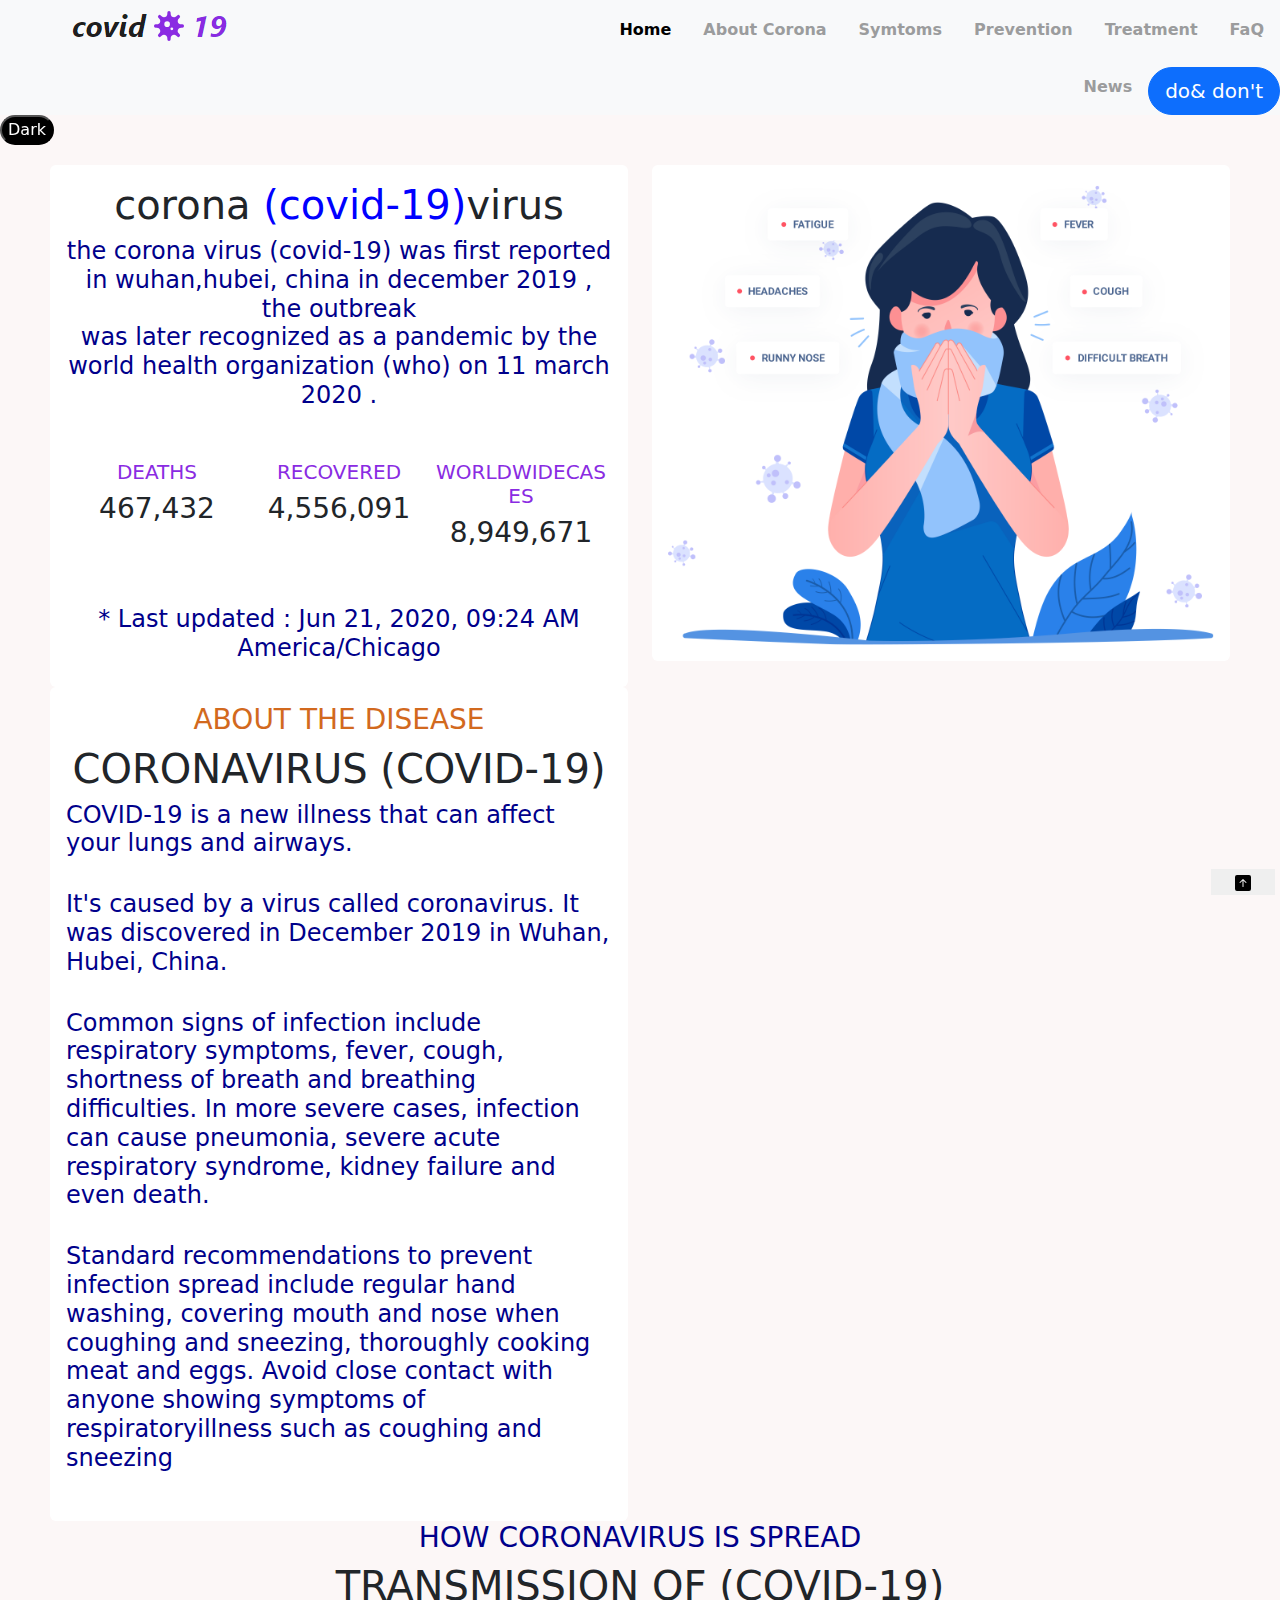
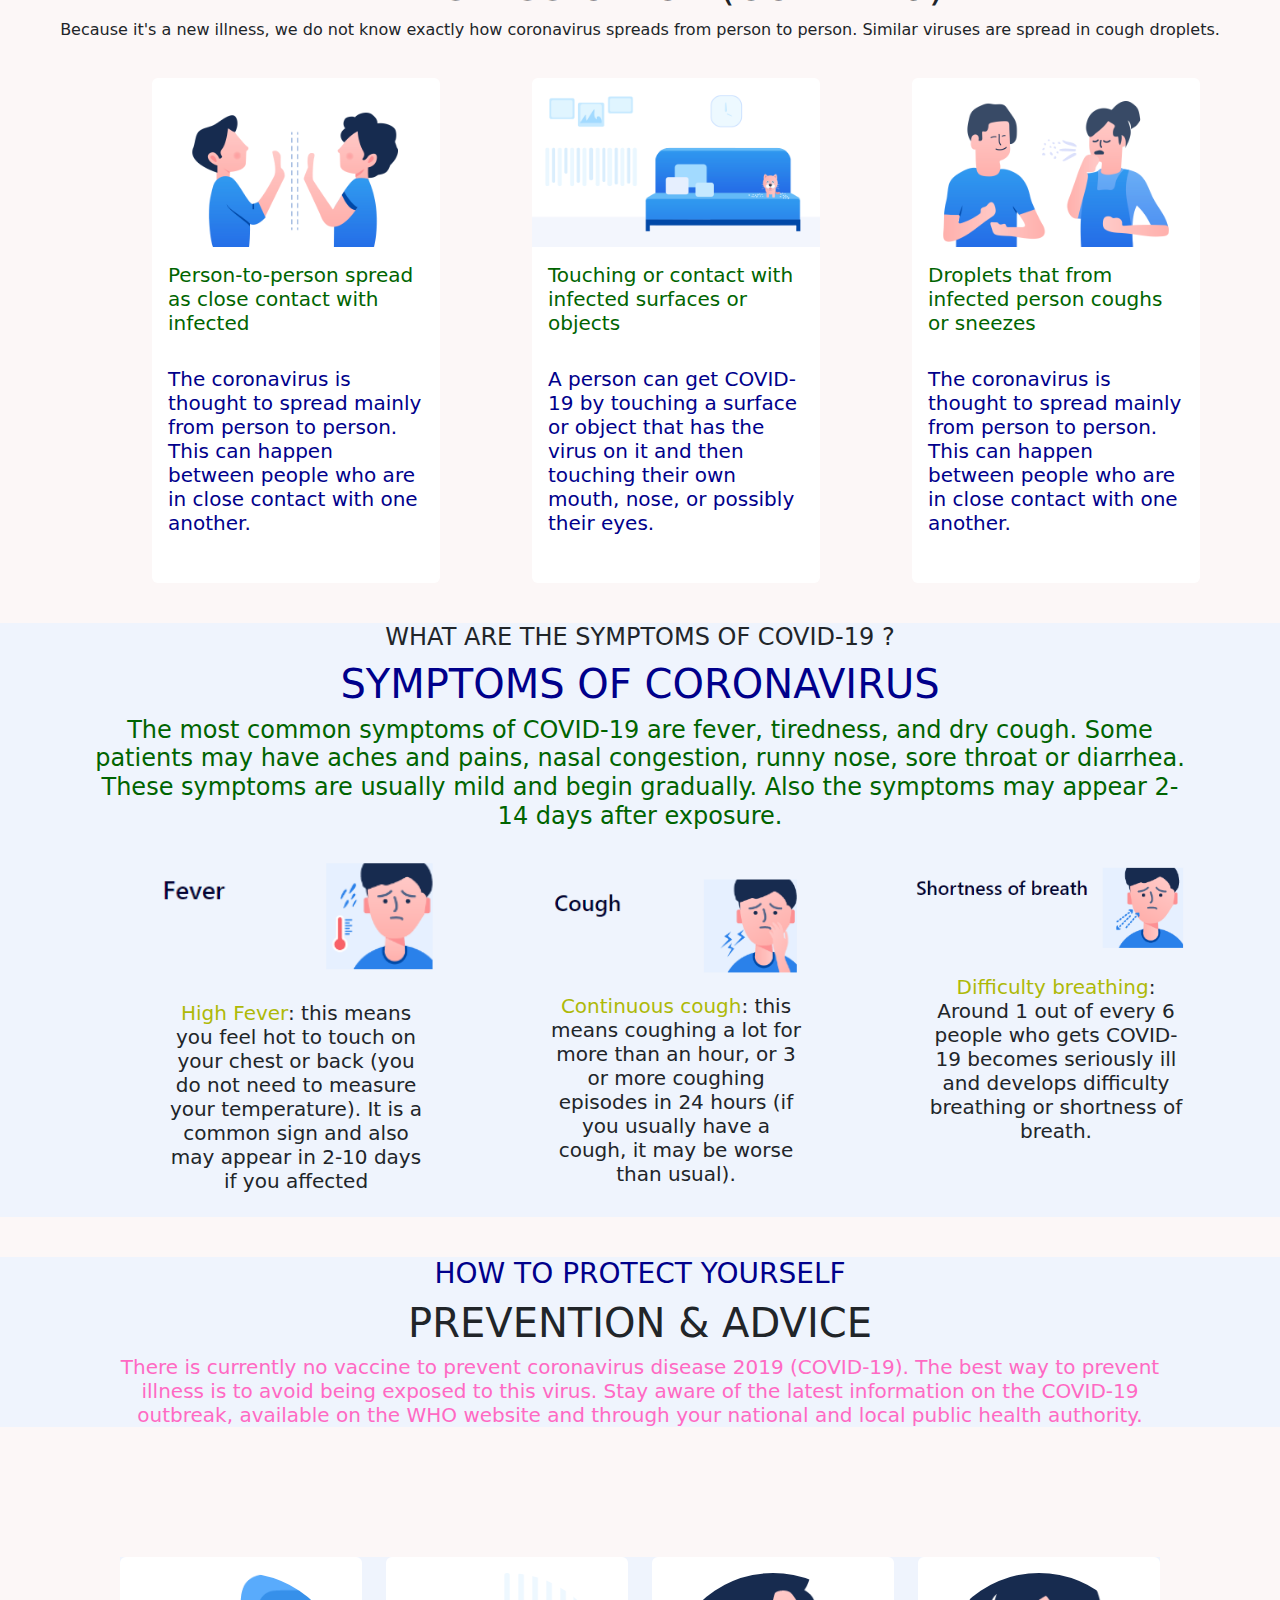
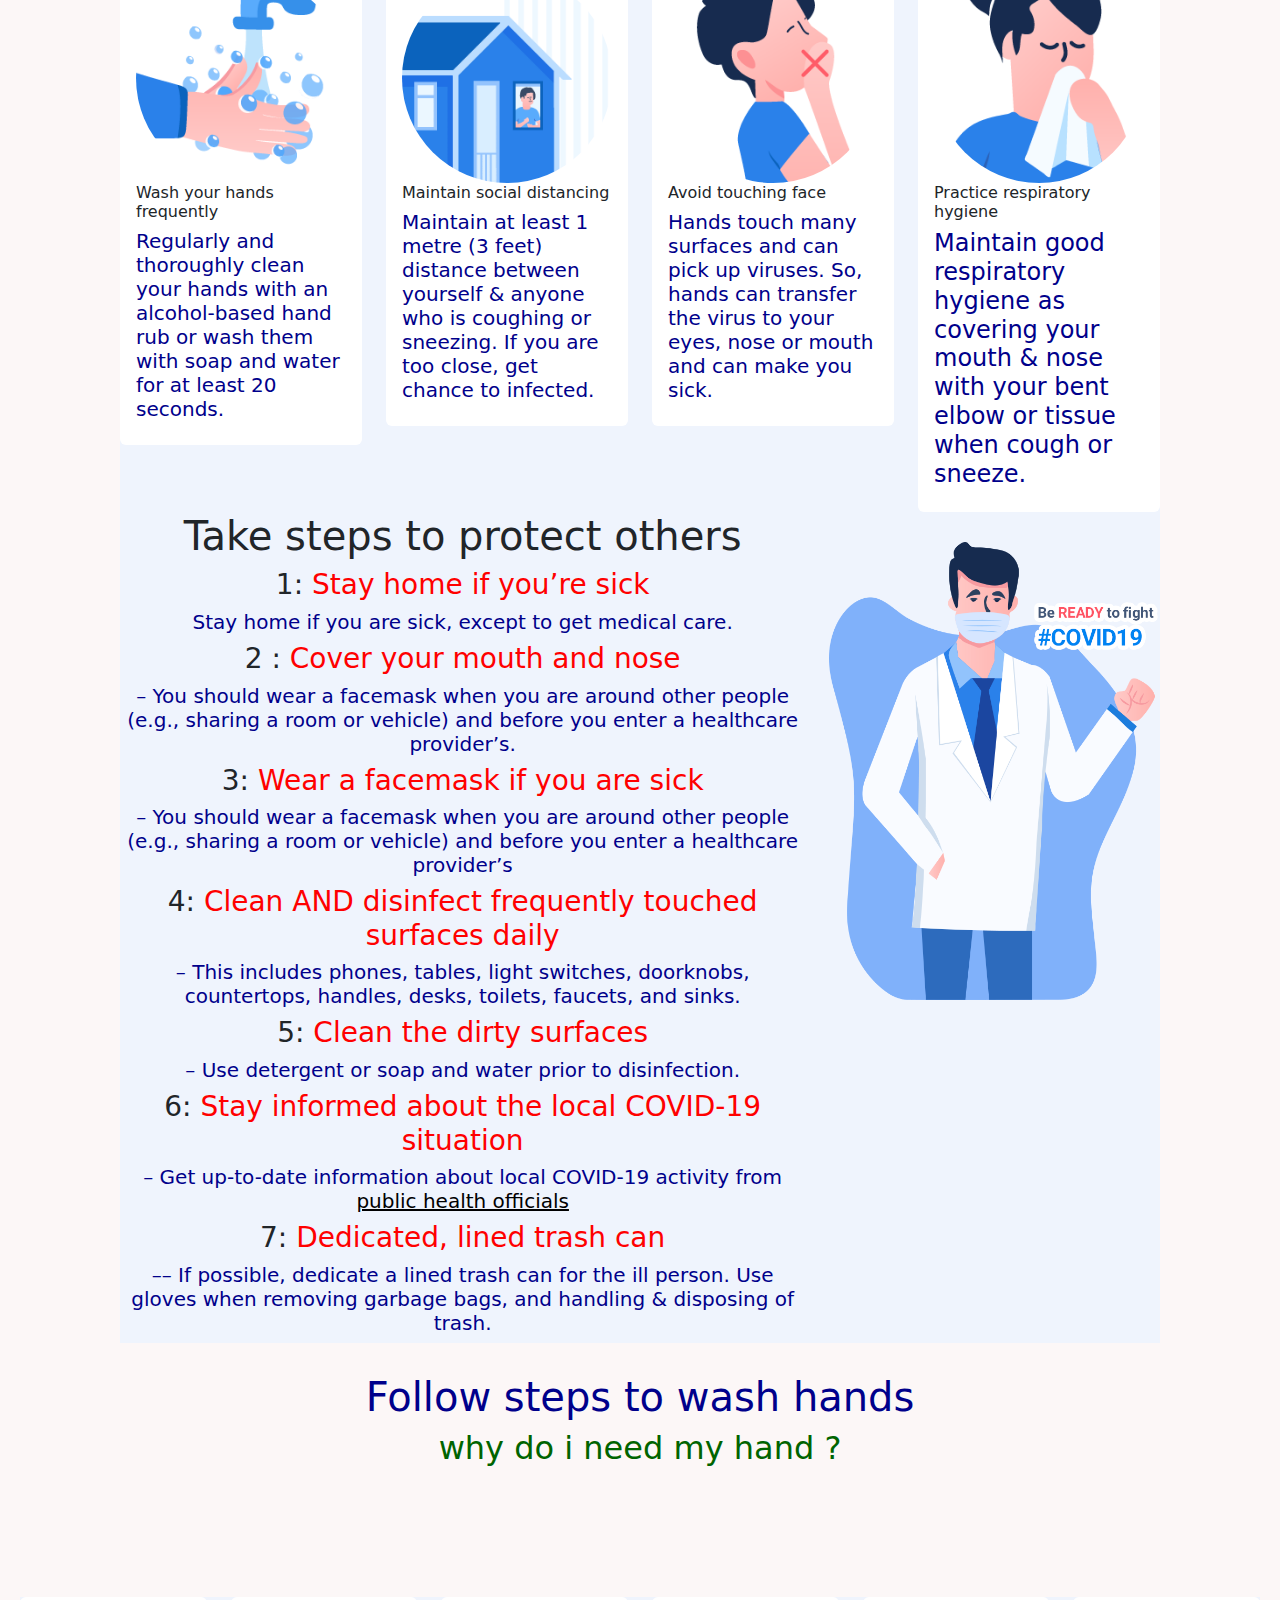
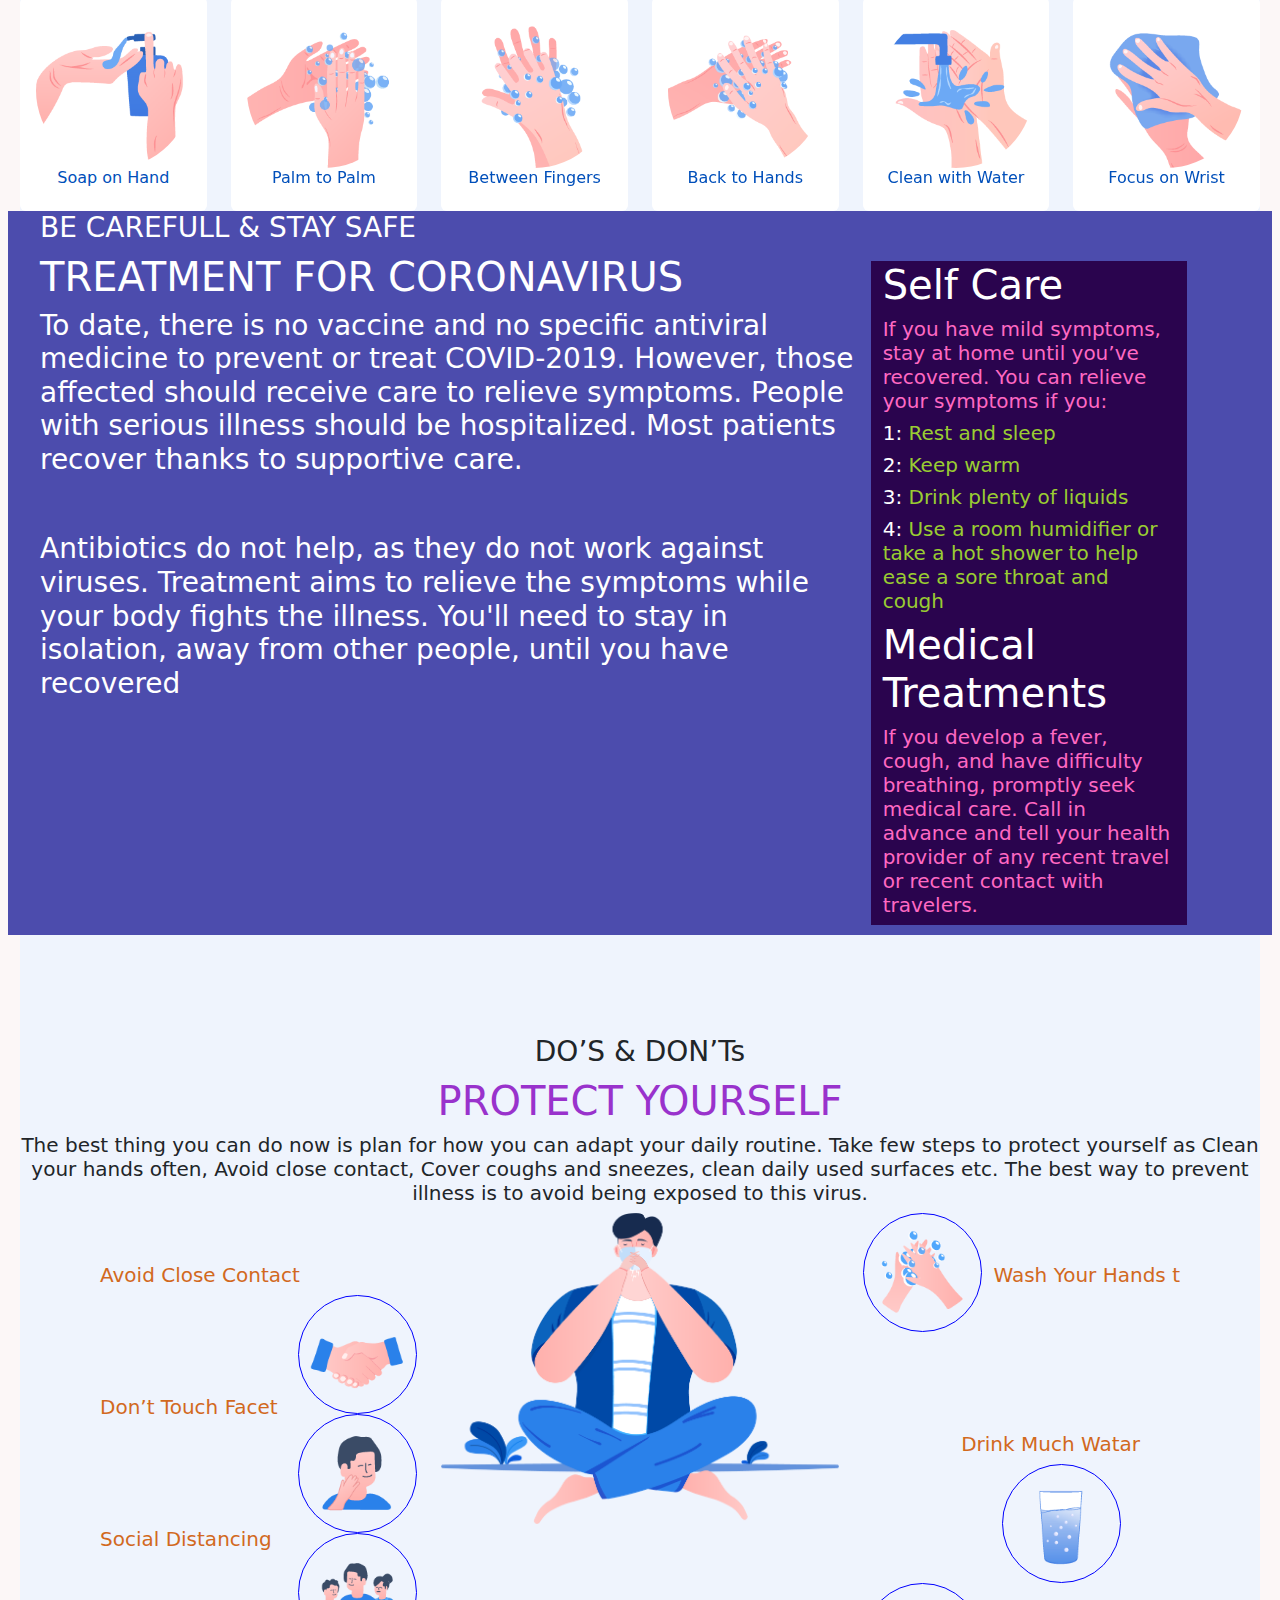
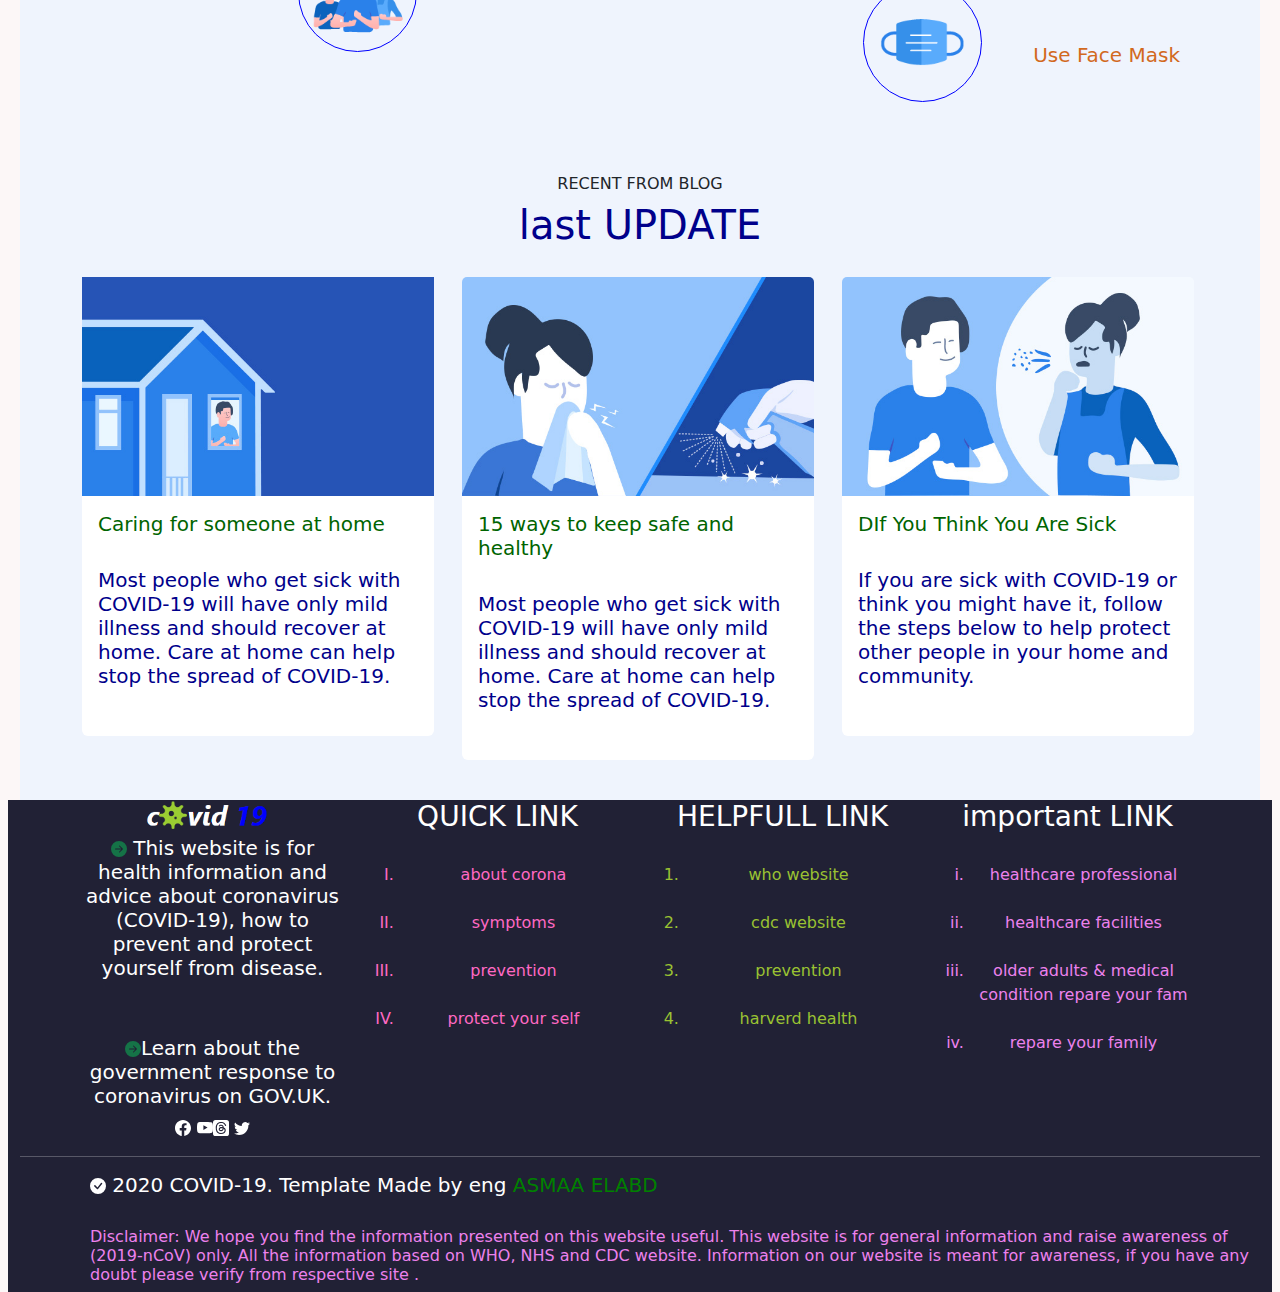
<file: index.html>
<!DOCTYPE html>
<html lang="en">
<head>
    <meta charset="UTF-8">
    <meta name="viewport" content="width=device-width, initial-scale=1.0">
    <title>Document</title>
    <link href="https://cdn.jsdelivr.net/npm/bootstrap@5.3.3/dist/css/bootstrap.min.css" rel="stylesheet" integrity="sha384-QWTKZyjpPEjISv5WaRU9OFeRpok6YctnYmDr5pNlyT2bRjXh0JMhjY6hW+ALEwIH" crossorigin="anonymous">
     <link rel="stylesheet" href="style.css">

</head>
<body>
   
        <nav  >
    
            <ul  class="nav justify-content-end">
                <li class="nav-item">
                    <a class="nav-link-img" aria-current="page" href="#"><img src="Capture.PNG" alt=""></a>
                  </li>
                <li class="nav-item">
                  <a class="nav-link" style="color: black;" href="#">Home</a>
                </li>
                <li class="nav-item">
                  <a class="nav-link" href="#">About Corona</a>
                </li>
                <li class="nav-item">
                  <a class="nav-link" href="#">Symtoms</a>
                </li>
                <li class="nav-item">
                  <a class="nav-link" aria-disabled="true">Prevention</a>
                </li>
                <li class="nav-item">
                    <a class="nav-link " aria-disabled="true">Treatment</a>
                  </li>
                  <li class="nav-item">
                    <a class="nav-link" aria-disabled="true">FaQ</a>
                  </li>
                  <li class="nav-item">
                    <a class="nav-link" aria-disabled="true">News</a>
                  </li>
                  <button type="button" class="btn btn-primary btn-lg">do& don't</button>
        
              </ul>
              
        </nav>

        <button id="btn2">Dark</button>
    
    <div class="display1">
      
        <div class="row ">
          <div class="col-lg-6">
            <div class="card">
              <div class="card-body">
                

              <h1>corona <span style="color: blue;">(covid-19)</span>virus</h1>
              
              <h4 style="color: #00008B;">the corona virus (covid-19) was first reported in  wuhan,hubei, china in  december 2019 , the outbreak<br>  was later recognized as a  pandemic by the world health  organization (who) on 11  march 2020 .</h4>
              <div class="dis">
                <div class=" col-lg-4">
                    <h5>DEATHS</h5>
                    <h3>467,432</h3>
                </div>
                <div class="  col-lg-4">
                    <h5>RECOVERED</h5>
                    <h3>4,556,091</h3>
                </div>
                <div class=" col-lg-4">
                    <h5>WORLDWIDECASES</h5>
                    <h3>8,949,671</h3>
                </div>

                
              </div>
              <h4 class="sara mt-5 "style="color: #00008B;" >* Last updated : Jun 21, 2020, 09:24 AM <br> America/Chicago</h4>
            </div>
            </div>
          </div>
          <div class="col-lg-6">
            <div class="card">
              <div class="card-body">
                <img src="header-a (1).png" width="100%"  alt="">


               
              </div>
            </div>
          </div>
      </div>
      <div class="display2 ">
        <div class="row ">
          <div class="col-lg-6">
            <div class="card">
              <div class="card-body">
                <h3 class="rana2 "style="color:#D2691E;">ABOUT THE DISEASE</h3>
                <h1>CORONAVIRUS (COVID-19)</h1>
                <h4 class="rana"style="color: #00008B; ">COVID-19 is a new illness that can affect your lungs and airways.</h4> <br> 
                <h4 class="rana"style="color: #00008B; " >It's caused by a virus called coronavirus. It was discovered in December 2019 in Wuhan, Hubei, China.</h4><br>
                <h4 class="rana "style="color: #00008B;" >Common signs of infection include respiratory symptoms, fever, cough, shortness of breath and breathing difficulties. In more severe cases, infection can cause pneumonia, severe acute respiratory syndrome, kidney failure and even death.</h4><br> 
                <h4 class="rana"style="color: #00008B; ">Standard recommendations to prevent infection spread include regular hand washing, covering mouth and nose when coughing and sneezing, thoroughly cooking meat and eggs. Avoid close contact with anyone showing symptoms of respiratoryillness such as coughing and sneezing</h4> <br>
                
              </div>
             
            </div>
            </div>
          </div>
          <div >
          <h3 style="color: #00008B;">HOW CORONAVIRUS IS SPREAD</h3>
          <h1>TRANSMISSION OF (COVID-19)</h1>
          <p>Because it's a new illness, we do not know exactly how coronavirus spreads from person to person. Similar viruses are spread in cough droplets.

          </p>
            </div>
        </div>
      </div>
      <div class="container3">
        <div class="container text-center">
          <div class="row">
            <div class="col-lg-4">
              <div class="card" style="width: 18rem; margin-top: 20px; margin-left: 70px; ">
                <img src="1.png" alt="...">
                <div class="card-body">
                    <h5 class="rana"style="color: #006400; ">Person-to-person spread as close contact with infected</h5> <br> 

                    <h5 class="rana"style="color: #00008B; ">The coronavirus is thought to spread mainly from person to person. This can happen between people who are in close contact with one another.</h5> <br> 

                </div>
              </div>
            </div>
            <div class="col-lg-4">
              <div class="card" style="width: 18rem; margin-top: 20px;  margin-left: 70px;">
                <img src="2.png" class="card-img-top" alt="...">
                <div class="card-body">
                    <h5 class="rana"style="color: #006400; ">Touching or contact with infected surfaces or objects</h5> <br> 

                    <h5 class="rana"style="color: #00008B; ">A person can get COVID-19 by touching a surface or object that has the virus on it and then touching their own mouth, nose, or possibly their eyes.</h5> <br> 

                </div>
              </div>
            </div>
            <div class="col-lg-4">
              <div class="card" style="width: 18rem; margin-top: 20px; margin-left: 70px; ">
                <img src="3.png" class="card-img-top" alt="...">
                <div class="card-body">
                    <h5 class="rana"style="color: #006400; ">Droplets that from infected person coughs or sneezes</h5> <br> 

                    <h5 class="rana"style="color: #00008B; ">The coronavirus is thought to spread mainly from person to person. This can happen between people who are in close contact with one another.</h5> <br> 

                </div>
              </div>
      </div>
      
        
            </div>
          </div>
        </div>
      </div>
      <div class="coon text-center">
        <h4>WHAT ARE THE SYMPTOMS OF COVID-19 ?        </h4>
        <h1 style="color: #00008B;">SYMPTOMS OF CORONAVIRUS </h1>
        <h4  class="momo ">The most common symptoms of COVID-19 are fever, tiredness, and dry cough. Some patients may have aches and pains, nasal congestion, runny nose, sore throat or diarrhea. These symptoms are usually mild and begin gradually. Also the symptoms may appear 2-14 days after exposure.

        </h4>
        <div class="container3">
            <div class="container text-center">
              <div class="row">
                <div class="col-lg-4">
                  <div class="card" style=" background-color: #EFF4FD; width: 18rem; margin-top: 20px; margin-left: 70px; ">
                    <img src="44.PNG" alt="...">
                    <div class="card-body">
                      <h5> <span style="color: #AEB908;">High Fever</span>: this means you feel hot to touch on your chest or back (you do not need to measure your temperature). It is a common sign and also may appear in 2-10 days if you affected</h5>
                    </div>
                  </div>
                </div>
                <div class="col-lg-4">
                  <div class="card" style=" background-color: #EFF4FD;  width: 18rem; margin-top: 20px;  margin-left: 70px;">
                    <img src="55.PNG"card-img-top" alt="...">
                    <div class="card-body">
                        <h5> <span style="color: #AEB908;">Continuous cough</span>: this means coughing a lot for more than an hour, or 3 or more coughing episodes in 24 hours (if you usually have a cough, it may be worse than usual).</h5>
                      </div>
                  </div>
                </div>
                <div class="col-lg-4">
                  <div class="card" style=" background-color: #EFF4FD; width: 18rem; margin-top: 20px; margin-left: 70px; ">
                    <img src="66.PNG" class="card-img-top" alt="...">
                    <div class="card-body">
                        <h5> <span style="color: #AEB908;">Difficulty breathing</span>: Around 1 out of every 6 people who gets COVID-19 becomes seriously ill and develops difficulty breathing or shortness of breath.

                        </h5>
                      </div>
                  </div>
          </div>
          
            
                </div>
              </div>
            </div>
          </div>
          <div class="sas">
            <h3 style="color: #00008B;">HOW TO PROTECT YOURSELF</h3>
            <h1>PREVENTION & ADVICE            </h1>
            <h5 class="sass" style=color:#FF69C3; >There is currently no vaccine to prevent coronavirus disease 2019 (COVID-19). The best way to prevent illness is to avoid being exposed to this virus. Stay aware of the latest information on the COVID-19 outbreak, available on the WHO website and through your national and local public health authority.</h5>

          </div>
          <div class="display5">
            <div class="row ">
              <div class="col-lg-3">
                <div class="card">
                  <div class="card-body">
                    <img src="9.png" width="100%"style="border-radius:150px"; alt="">
                   <h6>Wash your hands frequently</h6>
                   <h5 style="color: #00008B;">Regularly and thoroughly clean your hands with an alcohol-based hand rub or wash them with soap and water for at least 20 seconds.</h5>
                  </div>
                </div>
              </div>
              <div class="col-lg-3">
                <div class="card">
                  <div class="card-body">
                    <img src="99.png" width="100%"style="border-radius:150px"; alt="">
                   <h6>Maintain social distancing                  </h6>
                   <h5 style="color: #00008B;" >Maintain at least 1 metre (3 feet) distance between yourself & anyone who is coughing or sneezing. If you are too close, get chance to infected.</h5>
                  </div>
                </div>
              </div>
              <div class="col-lg-3">
                <div class="card">
                  <div class="card-body">
                    <img src="999.png" width="100%" style="border-radius:150px "; alt="">
                   <h6>Avoid touching face                  </h6>
                   <h5 style="color: #00008B;" >Hands touch many surfaces and can pick up viruses. So, hands can transfer the virus to your eyes, nose or mouth and can make you sick.</h5>
                  </div>
                </div>
              </div>
              <div class="col-lg-3">
                <div class="card">
                  <div class="card-body">
                    <img src="9999.png" width="100%"style="border-radius:150px";  alt="">
                   <h6>Practice respiratory hygiene                  </h6>
                   <h4 style="color: #00008B;"  >Maintain good respiratory hygiene as covering your mouth & nose with your bent elbow or tissue when cough or sneeze.</h4>
                </div>
              </div>
          </div>
          <div class="container text-center">
            
              
            <div class="row">
              <div class="col-8">
                <h1>Take steps to protect others</h1>
                <h3>1: <span style="color: red;">Stay home if you’re sick</span></h3>
                <h5 style="color: #00008B;"  >Stay home if you are sick, except to get medical care. </h5>

                <h3>2 :  <span style="color: red;">Cover your mouth and nose</span></h3>
                <h5 style="color: #00008B;"  >– You should wear a facemask when you are around other people (e.g., sharing a room or vehicle) and before you enter a healthcare provider’s. </h5>

                <h3>3: <span style="color: red;"> Wear a facemask if you are sick</span></h3>
                <h5 style="color: #00008B;"  >– You should wear a facemask when you are around other people (e.g., sharing a room or vehicle) and before you enter a healthcare provider’s</h5>
               
                <h3>4: <span style="color: red;">Clean AND disinfect frequently touched surfaces daily</span></h3>
                <h5 style="color: #00008B;"  >– This includes phones, tables, light switches, doorknobs, countertops, handles, desks, toilets, faucets, and sinks.</h5>
             
                <h3>5: <span style="color: red;"> Clean the dirty surfaces</span></h3>
                <h5 style="color: #00008B;"  >– Use detergent or soap and water prior to disinfection.

                </h5>
            
                <h3>6: <span style="color: red;"> Stay informed about the local COVID-19 situation</span></h3>
                <h5 style="color: #00008B;"  >– Get up-to-date information about local COVID-19 activity from <span style="color: black;"><a href=""style="color: black;" >public health officials</a></span></h5>
                <h3>7: <span style="color: red;"> Dedicated, lined trash can</span></h3>
                <h5 style="color: #00008B;"  >–– If possible, dedicate a lined trash can for the ill person. Use gloves when removing garbage bags, and handling & disposing of trash.</h5>
              </div>
              <div class="ahmed col-4"><img src="covid.png" alt="" width="100%" ></div>
            </div>
          </div>
            </div>
          </div>

          
 <button id="btn1"> <svg xmlns="http://www.w3.org/2000/svg" width="16" height="16" fill="currentColor" class="bi bi-arrow-up-square-fill" viewBox="0 0 16 16">
  <path d="M2 16a2 2 0 0 1-2-2V2a2 2 0 0 1 2-2h12a2 2 0 0 1 2 2v12a2 2 0 0 1-2 2zm6.5-4.5V5.707l2.146 2.147a.5.5 0 0 0 .708-.708l-3-3a.5.5 0 0 0-.708 0l-3 3a.5.5 0 1 0 .708.708L7.5 5.707V11.5a.5.5 0 0 0 1 0"/>
</svg></button>
 

<div class="conn">
  <h1 style="color:#00008B ;">Follow steps to wash hands            </h1>
  <h2><a href="" style="text-decoration: none; color: #006400;">why do i need my hand ?</a></h2>
  <div class="display7">
    <div class="row ">
      <div class="col-lg-2">
        <div class="card">
          <div class="card-body">
            <img src="q.png" width="100%"style="border-radius:150px"; alt="">
           <h6 style="color: #004FBA;">Soap on Hand          </h6>
          </div>
        </div>
      </div>
      <div class="col-lg-2">
        <div class="card">
          <div class="card-body">
            <img src="w.png" width="100%"style="border-radius:150px"; alt="">
            <h6 style="color: #004FBA;">Palm to Palm
            </h6>
          </div>
        </div>
      </div>
      <div class="col-lg-2">
        <div class="card">
          <div class="card-body">
            <img src="e.png"width="100%" style="border-radius:150px "; alt="">
            <h6 style="color: #004FBA;">Between Fingers

            </h6>
          </div>
        </div>
      </div>

      <div class="col-lg-2">
        <div class="card">
          <div class="card-body">
            <img src="r.png" width="100%"style="border-radius:150px"; alt="">
            
            <h6 style="color: #004FBA;">Back to Hands

            </h6>

          </h6>
          </div>
        </div>
      </div>
      <div class="col-lg-2">
        <div class="card">
          <div class="card-body">
            <img src="t.png"width="100%"style="border-radius:150px"; alt="">
            
            <h6 style="color: #004FBA;">Clean with Water

            </h6>

          </h6>
          </div>
        </div>
      </div>
      <div class="col-lg-2">
        <div class="card">
          <div class="card-body">
            <img src="y.png" width="100%"style="border-radius:150px "; alt="">
           <h6 style="color: #004FBA;">Focus on Wrist


            </h6>

        </div>
      </div>
</div>
<div class="container4 " style="color: white;">
<div class="row">
  <div class="bbt col-8">
   <h3>BE CAREFULL & STAY SAFE  </h3>
   <h1>TREATMENT FOR CORONAVIRUS
  </h1>
  <h3>To date, there is no vaccine and no specific antiviral medicine to prevent or treat COVID-2019. However, those affected should receive care to relieve symptoms. People with serious illness should be hospitalized. Most patients recover thanks to supportive care.</h3>
  <br><br>
<h3>Antibiotics do not help, as they do not work against viruses. Treatment aims to relieve the symptoms while your body fights the illness. You'll need to stay in isolation, away from other people, until you have recovered</h3>
  </div>
  <div class="back col-3">
    <h1 style="color:white;" >Self Care</h1>
    <h5 style="color: #FF69C3;" >If you have mild symptoms, stay at home until you’ve recovered. You can relieve your symptoms if you:</h5>
 <h5>1: <span style="color: #9ACD32;" >Rest and sleep</span></h5>
 <h5>2: <span style="color: #9ACD32;" >Keep warm</span></h5>
 <h5>3: <span style="color: #9ACD32;" >Drink plenty of liquids</span></h5>
 <h5>4: <span style="color: #9ACD32;" > Use a room humidifier or take a hot shower to help ease a sore throat and cough</span></h5>
 <h1 style="color:white;" >Medical Treatments</h1>
    <h5 style="color: #FF69C3;" >If you develop a fever, cough, and have difficulty breathing, promptly seek medical care. Call in advance and tell your health provider of any recent travel or recent contact with travelers.</h5>
  </div>
</div>
</div>
<div class="cont text-center"></div>
<h3>DO’S & DON’Ts</h3>
<h1 style="color: #9932CC;">PROTECT YOURSELF</h1>
<h5>The best thing you can do now is plan for how you can adapt your daily routine. Take few steps to protect yourself as Clean your hands often, Avoid close contact, Cover coughs and sneezes, clean daily used surfaces etc. The best way to prevent illness is to avoid being exposed to this virus.</h5>
   
<div class="container text-center">
  
  <div class="row ">
    <div class="col-lg-4  " style="display: block;" >
      <div><h5 style=" color:#D2691E;float: left; margin-top:50px; margin-left: 80px;"  >Avoid Close Contact</h5> 
        <img src="7.png" alt="" width="30%" style="float:right;  border: 1px solid blue; border-radius: 150px;">
      </div>
      <div>
        <h5 style=" color:#D2691E;float: left; margin-top:50px;margin-top: 100px; margin-left: 80px;"  >Don’t Touch Facet</h5> 
          <img src="77.png" width="30%" style="float:right;  border: 1px solid blue; border-radius: 150px;">
      </div>
        <div>
          <h5 style=" color:#D2691E;float: left; margin-top:50px;margin-top: 100px;  margin-left: 80px;"  >Social Distancing</h5> 
          <img src="777.png" alt="" width="30%" style=" float:right;  border: 1px solid blue; border-radius: 150px;">

        </div>
      
        
      </div>
  




    <div class="col-lg-4"><img src="8.png" alt="" width="100%"></div>
    <div class="col-lg-4"> <div><h5 style=" color:#D2691E;float: right; margin-top:50px; margin-right: 80px;"  >Wash Your Hands t</h5> 
      <img src="0" alt="" width="30%" style="float:left;  border: 1px solid blue; border-radius: 150px;">
    </div>
    <div>
      <h5 style=" color:#D2691E;float: right; margin-top:50px;margin-top: 100px; margin-right: 120px;"  >Drink Much Watar</h5> 
        <img src="00.png" width="30%" style="float:rleft;  border: 1px solid blue; border-radius: 150px;">
    </div>
      <div>
        <h5 style=" color:#D2691E;float: right; margin-top:50px;margin-top: 60px;  margin-right: 80px;"  >Use Face Mask</h5> 
        <img src="000.png" alt="" width="30%" style=" float:left;  border: 1px solid blue; border-radius: 150px;">
</div>
  </div>
</div>
<br><br><br>
<div>
  <h6>RECENT FROM BLOG
  </h6>
  <h1 style="color: #00008B; " >last UPDATE</h1>
  <div class="container3">
    <div class="container text-center">
      <div class="row">
        <div class="col-lg-4">
          <div class="card" style="width: 22rem; margin-top: 20px;  ">
            <img src="z.jpg" alt="...">
            <div class="card-body">
                <h5 class="rana"style="color: #006400; ">Caring for someone at home
                </h5> <br> 

                <h5 class="rana"style="color: #00008B; ">Most people who get sick with COVID-19 will have only mild illness and should recover at home. Care at home can help stop the spread of COVID-19.</h5> <br> 

            </div>
          </div>
        </div>
        <div class="col-lg-4">
          <div class="card" style="width: 22rem; margin-top: 20px;  ">
            <img src="x.jpg" class="card-img-top" alt="...">
            <div class="card-body">
                <h5 class="rana"style="color: #006400; ">15 ways to keep safe and healthy
                </h5> <br> 

                <h5 class="rana"style="color: #00008B; ">Most people who get sick with COVID-19 will have only mild illness and should recover at home. Care at home can help stop the spread of COVID-19.</h5> <br> 

            </div>
          </div>
        </div>
        <div class="col-lg-4">
          <div class="card" style="width: 22rem; margin-top: 20px;  ">
            <img src="c.jpg" class="card-img-top" alt="...">
            <div class="card-body">
                <h5 class="rana"style="color: #006400; ">DIf You Think You Are Sick
                </h5> <br> 

                <h5 class="rana"style="color: #00008B; ">If you are sick with COVID-19 or think you might have it, follow the steps below to help protect other people in your home and community.</h5> <br> 

            </div>
          </div>
  </div>
  
    
        </div>
      </div>
    </div>
  </div>
</div>
   <br><br><br><br>
   <div class="caca">
    <div class="container text-center">
      <div class="row">
        <div class="col">
          <img src="pp.PNG" width="70%" alt="">
          <h5 style="color: white;"><svg xmlns="http://www.w3.org/2000/svg" width="16" height="16" fill="#157347" class="bi bi-arrow-right-circle-fill" viewBox="0 0 16 16">
            <path d="M8 0a8 8 0 1 1 0 16A8 8 0 0 1 8 0M4.5 7.5a.5.5 0 0 0 0 1h5.793l-2.147 2.146a.5.5 0 0 0 .708.708l3-3a.5.5 0 0 0 0-.708l-3-3a.5.5 0 1 0-.708.708L10.293 7.5z"/>
          </svg>  This website is for health information and advice about coronavirus (COVID-19), how to prevent and protect yourself from disease.</h5>
       <br><br>
       <h5 style="color: white;"><svg xmlns="http://www.w3.org/2000/svg" width="16" height="16" fill="#157347" class="bi bi-arrow-right-circle-fill" viewBox="0 0 16 16">
        <path d="M8 0a8 8 0 1 1 0 16A8 8 0 0 1 8 0M4.5 7.5a.5.5 0 0 0 0 1h5.793l-2.147 2.146a.5.5 0 0 0 .708.708l3-3a.5.5 0 0 0 0-.708l-3-3a.5.5 0 1 0-.708.708L10.293 7.5z"/>
      </svg>Learn about the government response to coronavirus on GOV.UK.</h5>
      <div style="justify-content: space-between;"><svg xmlns="http://www.w3.org/2000/svg" width="16" height="16" fill="white" class="bi bi-facebook" viewBox="0 0 16 16">
        <path d="M16 8.049c0-4.446-3.582-8.05-8-8.05C3.58 0-.002 3.603-.002 8.05c0 4.017 2.926 7.347 6.75 7.951v-5.625h-2.03V8.05H6.75V6.275c0-2.017 1.195-3.131 3.022-3.131.876 0 1.791.157 1.791.157v1.98h-1.009c-.993 0-1.303.621-1.303 1.258v1.51h2.218l-.354 2.326H9.25V16c3.824-.604 6.75-3.934 6.75-7.951"/>
      </svg> <svg xmlns="http://www.w3.org/2000/svg" width="16"  height="16" fill="white" class="bi bi-youtube " viewBox="0 0 16 16">
        <path d="M8.051 1.999h.089c.822.003 4.987.033 6.11.335a2.01 2.01 0 0 1 1.415 1.42c.101.38.172.883.22 1.402l.01.104.022.26.008.104c.065.914.073 1.77.074 1.957v.075c-.001.194-.01 1.108-.082 2.06l-.008.105-.009.104c-.05.572-.124 1.14-.235 1.558a2.01 2.01 0 0 1-1.415 1.42c-1.16.312-5.569.334-6.18.335h-.142c-.309 0-1.587-.006-2.927-.052l-.17-.006-.087-.004-.171-.007-.171-.007c-1.11-.049-2.167-.128-2.654-.26a2.01 2.01 0 0 1-1.415-1.419c-.111-.417-.185-.986-.235-1.558L.09 9.82l-.008-.104A31 31 0 0 1 0 7.68v-.123c.002-.215.01-.958.064-1.778l.007-.103.003-.052.008-.104.022-.26.01-.104c.048-.519.119-1.023.22-1.402a2.01 2.01 0 0 1 1.415-1.42c.487-.13 1.544-.21 2.654-.26l.17-.007.172-.006.086-.003.171-.007A100 100 0 0 1 7.858 2zM6.4 5.209v4.818l4.157-2.408z"/>
      </svg><svg xmlns="http://www.w3.org/2000/svg" width="16" height="16" fill="white" class="bi bi-threads-fill" viewBox="0 0 16 16">
        <path d="M6.81 9.204c0-.41.197-1.062 1.727-1.062.469 0 .758.034 1.146.121-.124 1.606-.91 1.818-1.674 1.818-.418 0-1.2-.218-1.2-.877Z"/>
        <path d="M2.59 16h10.82A2.59 2.59 0 0 0 16 13.41V2.59A2.59 2.59 0 0 0 13.41 0H2.59A2.59 2.59 0 0 0 0 2.59v10.82A2.59 2.59 0 0 0 2.59 16M5.866 5.91c.567-.81 1.315-1.126 2.35-1.126.73 0 1.351.246 1.795.711.443.466.696 1.132.754 1.983q.368.154.678.363c.832.559 1.29 1.395 1.29 2.353 0 2.037-1.67 3.806-4.692 3.806-2.595 0-5.291-1.51-5.291-6.004C2.75 3.526 5.361 2 8.033 2c1.234 0 4.129.182 5.217 3.777l-1.02.264c-.842-2.56-2.607-2.968-4.224-2.968-2.675 0-4.187 1.628-4.187 5.093 0 3.107 1.69 4.757 4.222 4.757 2.083 0 3.636-1.082 3.636-2.667 0-1.079-.906-1.595-.953-1.595-.177.925-.651 2.482-2.733 2.482-1.213 0-2.26-.838-2.26-1.936 0-1.568 1.488-2.136 2.663-2.136.44 0 .97.03 1.247.086 0-.478-.404-1.296-1.426-1.296-.911 0-1.16.288-1.45.624l-.024.027c-.202-.135-.875-.601-.875-.601Z"/>
      </svg>
    
      <svg xmlns="http://www.w3.org/2000/svg" width="16" height="16" fill="white" class="bi bi-twitter" viewBox="0 0 16 16">
        <path d="M5.026 15c6.038 0 9.341-5.003 9.341-9.334q.002-.211-.006-.422A6.7 6.7 0 0 0 16 3.542a6.7 6.7 0 0 1-1.889.518 3.3 3.3 0 0 0 1.447-1.817 6.5 6.5 0 0 1-2.087.793A3.286 3.286 0 0 0 7.875 6.03a9.32 9.32 0 0 1-6.767-3.429 3.29 3.29 0 0 0 1.018 4.382A3.3 3.3 0 0 1 .64 6.575v.045a3.29 3.29 0 0 0 2.632 3.218 3.2 3.2 0 0 1-.865.115 3 3 0 0 1-.614-.057 3.28 3.28 0 0 0 3.067 2.277A6.6 6.6 0 0 1 .78 13.58a6 6 0 0 1-.78-.045A9.34 9.34 0 0 0 5.026 15"/>
      </svg> </div>
      

       
        </div>
        <div class="col">
          <h3 style="color: white;">QUICK LINK
          </h3>
          <ol type="I"  style="color: #FF69C3; font-style: normal; margin-top: 30px;">
            <li>about corona</li>
            <br>
            <li>symptoms</li>
            <br>
            <li>prevention</li>
            <br>
            <li>protect your self</li>
          </ol>
          

        </div>
        <div class="col"> <h3 style="color: white;">HELPFULL LINK

        </h3>
        <ol type="A "  style="color: #9AC232 ; font-style: normal; margin-top: 30px;">
          <li>who website</li>
          <br>
          <li>cdc website</li>
          <br>
          <li>prevention</li>
          <br>
          <li>harverd health</li>
        </ol>
        </div>
        <div class="col"><h3 style="color: white;">important LINK

        </h3>
        <ol type="i"  style="color: #ED81ED ; font-style: normal; margin-top: 30px;">
          <li>healthcare professional</li>
          <br>
          <li>healthcare facilities</li>
          <br>
          <li>older adults & medical condition
            repare your fam</li>
          <br>
          <li>repare your family</li>
        </ol></div>
      </div>
    </div>
    <hr style="color: white; font-weight: 700;">
     <h5 style=" text-align: left;margin-left: 70px; color: white;"><svg xmlns="http://www.w3.org/2000/svg" width="16" height="16" fill="white" class="bi bi-check-circle-fill" viewBox="0 0 16 16">
      <path d="M16 8A8 8 0 1 1 0 8a8 8 0 0 1 16 0m-3.97-3.03a.75.75 0 0 0-1.08.022L7.477 9.417 5.384 7.323a.75.75 0 0 0-1.06 1.06L6.97 11.03a.75.75 0 0 0 1.079-.02l3.992-4.99a.75.75 0 0 0-.01-1.05z"/>
    </svg> 2020 COVID-19. Template Made by eng <span style="color: green;">ASMAA ELABD</span></h5>
   <h6 style=" text-align: left;margin-left: 70px; margin-top: 30px; color:#ED81ED ;" >Disclaimer: We hope you find the information presented on this website useful. This website is for general information and raise awareness of (2019-nCoV) only. All the information based on WHO, NHS and CDC website. Information on our website is meant for awareness, if you have any doubt please verify from respective site .</h6>
  </div>
   
   
   <script>
  



   </script>
   <script src="https://code.jquery.com/jquery-3.7.1.js"></script>
   <script src="Script.js"></script>
</body>
</html>
</file>
<file: style.css>
.nav-link{
    color: #9b9c9d;
    font-weight: bold;
    margin-top: 10px
    
}
body{
    background-color: rgb(252, 247, 247);
}
.nav-link:hover{
    color: black;
}
.btn{
    border-radius: 80px;
    margin-top: 10px;
}
.nav{
  background-color:#F8F9FA ; 
  
}


.nav-link-img{
    margin-right: 350px;
    margin-top: 20px;
}
.card{
    border: none;
}
.display1{
    text-align: center;
    margin-left: 50px;
    margin-right: 50px;
    margin-top: 50px;
}
.dis{
    display: flex;
    margin-top: 50px;
}
.dis h5{
    color: #8A2BE2;
}
.rana{
    text-align: left;
}
.container3{
    margin-bottom: 40px;
}
.coon{
    background-color:#EFF4FD ;
}
.momo{
    text-align: center;
    margin-left: 90px;
    margin-right: 90px;
    color: #006400;
}
.ll{
   margin-right:0px ;
}
.right{
    float: left;
}
#btn1{
    right: 5PX;
    bottom: 5px;
   position: fixed;
   border: none;
   width: 5%;
   position: fixed;
   
   
}
.sas{
    background-color: #EFF4FD;
    text-align: center;
}
.sass{
    margin-left: 120px;
    margin-right: 120px;
}
.display5{
    margin-left: 120px;
    margin-right: 120px;
    margin-top: 130px; 
    background-color: #EFF4FD;
}
.display7{
    margin-left: 20px;
    margin-right: 20px;
    margin-top: 130px; 
    background-color: #EFF4FD;
}


#btn2{
    position: fixed;
    border-radius: 70px;
    background-color: black;
    color: white;
}
.ahmed{
    margin-top: 30px;
}
.conn{
    text-align: center;
    justify-content: center;
    margin-top: 30px;
    
}
.container4{
    margin-bottom:50px ;

    background-color:#4C4CAD ;
    text-align: left;
}
.back{
    background-color: #2A044E;
    margin-top: 50px;
    margin-right: 50px;
    margin-bottom: 10px;
    
}
.bbt{
    margin-left: 20px;
   
    margin-bottom: 90px;
}
.cont{
    margin-top:50px ;
    background-color: #96CAF0;
    margin-left:70px;
    margin-right:70px;
}
.caca{
    background-color: #212135;
}
</file>
